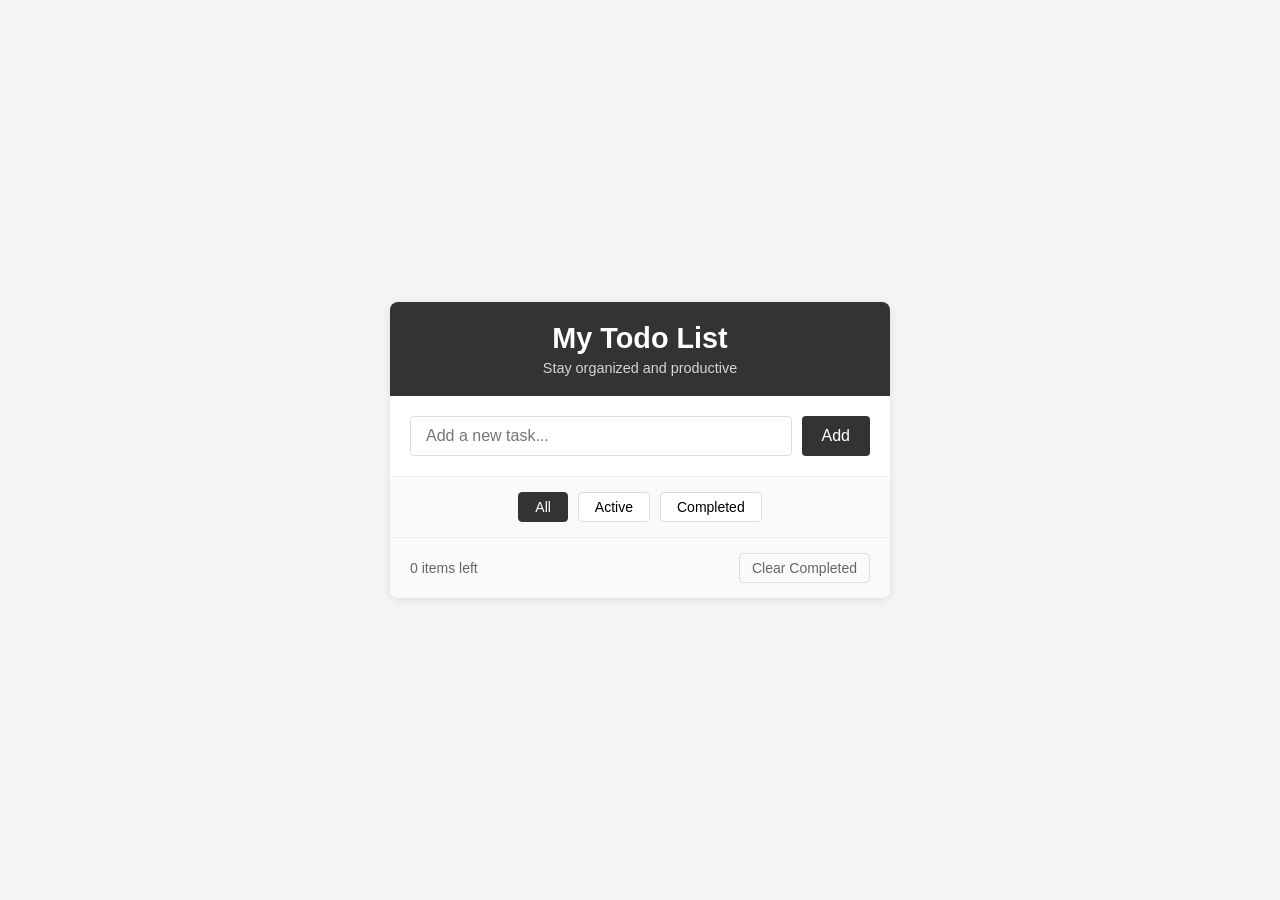
<file: To_Do_List/index.html>
<!DOCTYPE html>
<html lang="en">
<head>
    <meta charset="UTF-8">
    <meta name="viewport" content="width=device-width, initial-scale=1.0">
    <title>Todo App - Starter Template</title>
    <link rel="stylesheet" href="styles.css">
   
</head>
<body>
    <div class="container">
        <div class="todo-app">
            <header class="todo-header">
                <h1>My Todo List</h1>
                <p class="subtitle">Stay organized and productive</p>
            </header>

            <div class="todo-input-container">
                <input 
                    type="text" 
                    id="todoInput" 
                    class="todo-input" 
                    placeholder="Add a new task..."
                    autocomplete="off"
                >
                <button id="addTodoBtn" class="add-btn">Add</button>
            </div>

            <div class="filter-container">
                <button class="filter-btn active" data-filter="all">All</button>
                <button class="filter-btn" data-filter="active">Active</button>
                <button class="filter-btn" data-filter="completed">Completed</button>
            </div>

            <ul id="todoList" class="todo-list">
                <!-- Todo items will be dynamically added here -->
              
            </ul>

            <div class="todo-footer">
                <span id="itemsLeft" class="items-left"><span id="remaining-count">0</span> items left</span>
                <button id="clearCompletedBtn" class="clear-completed">Clear Completed</button>
            </div>
        </div>
    </div>

     <script src="app.js"></script>
</body>
</html>
</file>
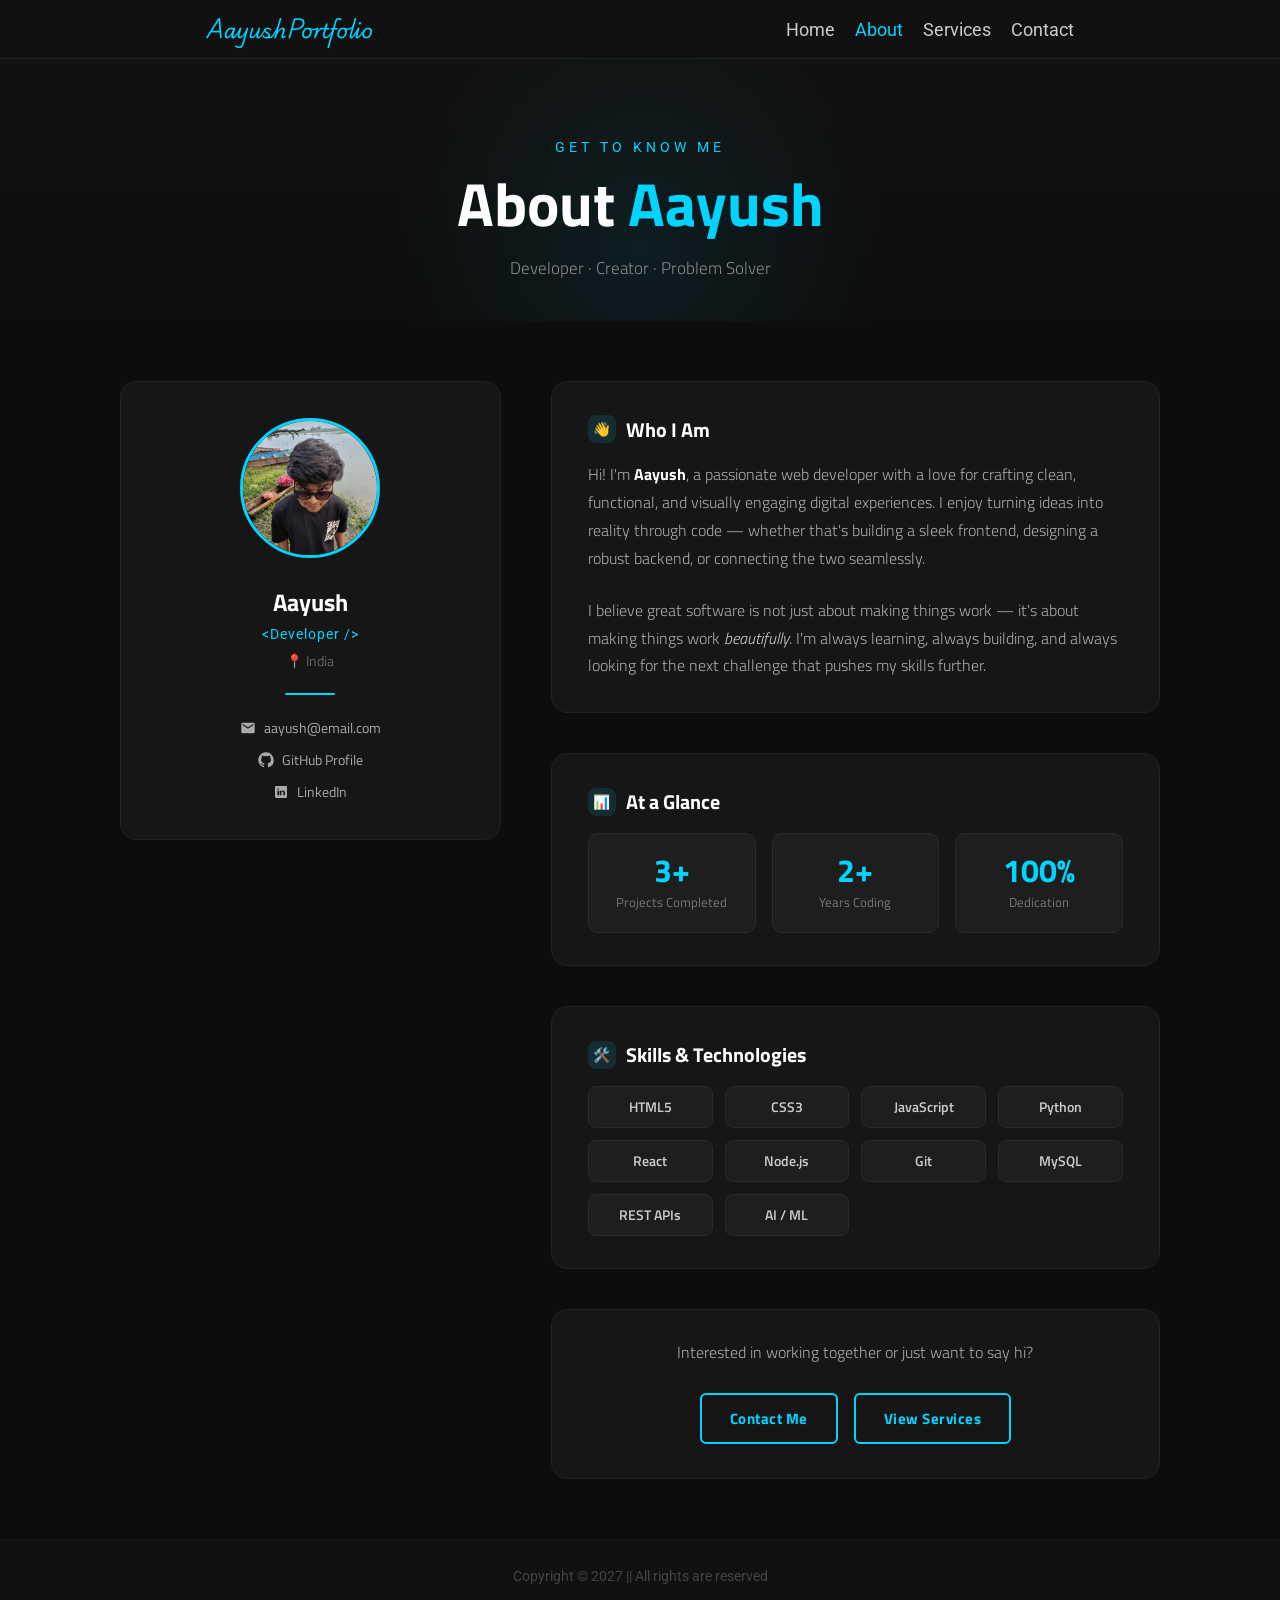
<file: about.html>
<!DOCTYPE html>
<html lang="en">

<head>
    <meta charset="UTF-8">
    <meta name="viewport" content="width=device-width, initial-scale=1.0">
    <title>About - AayushPortfolio</title>
    <link rel="stylesheet" href="style.css">
    <link rel="preconnect" href="https://fonts.googleapis.com">
    <link rel="preconnect" href="https://fonts.gstatic.com" crossorigin>
    <link href="https://fonts.googleapis.com/css2?family=Playwrite+AU+SA:wght@100..400&family=Roboto:ital,wght@0,100..900;1,100..900&family=Titillium+Web:ital,wght@0,200;0,300;0,400;0,600;0,700;0,900;1,200;1,300;1,400;1,600;1,700&display=swap" rel="stylesheet">

    <style>
        /* ── Reset & Base ── */
        * {
            margin: 0;
            padding: 0;
            box-sizing: border-box;
        }

        body {
            font-family: 'Titillium Web', sans-serif;
            background: #0d0d0d;
            color: #e8e8e8;
            min-height: 100vh;
        }

        /* ── Nav ── */
        nav {
            display: flex;
            justify-content: space-around;
            align-items: center;
            padding: 10px 0;
            background: #111;
            border-bottom: 1px solid #222;
            position: sticky;
            top: 0;
            z-index: 100;
        }

        .logo {
            font-family: 'Playwrite AU SA', cursive;
            font-size: 20px;
            font-weight: bolder;
            color: #00d4ff;
        }

        nav ul {
            display: flex;
            gap: 20px;
        }

        nav ul li {
            list-style: none;
            font-size: 18px;
            font-family: 'Roboto', sans-serif;
        }

        nav ul li a {
            text-decoration: none;
            color: #ccc;
            transition: all 0.5s;
        }

        nav ul li a:hover,
        nav ul li a.active {
            color: #00d4ff;
            text-decoration: none;
        }

        /* ── Page Hero ── */
        .about-hero {
            text-align: center;
            padding: 80px 20px 40px;
            background: linear-gradient(180deg, #111 0%, #0d0d0d 100%);
            position: relative;
            overflow: hidden;
        }

        .about-hero::before {
            content: '';
            position: absolute;
            top: -60px;
            left: 50%;
            transform: translateX(-50%);
            width: 500px;
            height: 500px;
            background: radial-gradient(circle, rgba(0, 212, 255, 0.08) 0%, transparent 70%);
            pointer-events: none;
        }

        .about-hero .page-label {
            font-family: 'Roboto', sans-serif;
            font-size: 0.85rem;
            font-weight: 400;
            letter-spacing: 4px;
            text-transform: uppercase;
            color: #00d4ff;
            margin-bottom: 14px;
            opacity: 0;
            animation: fadeUp 0.6s ease forwards 0.1s;
        }

        .about-hero h1 {
            font-family: 'Titillium Web', sans-serif;
            font-size: clamp(2.4rem, 5vw, 3.8rem);
            font-weight: 700;
            color: #fff;
            line-height: 1.15;
            opacity: 0;
            animation: fadeUp 0.6s ease forwards 0.25s;
        }

        .about-hero h1 span {
            color: #00d4ff;
        }

        .about-hero .subtitle {
            margin-top: 16px;
            font-size: 1.05rem;
            color: #888;
            font-weight: 300;
            opacity: 0;
            animation: fadeUp 0.6s ease forwards 0.4s;
        }

        /* ── Profile Card ── */
        .about-main {
            max-width: 1100px;
            margin: 60px auto;
            padding: 0 30px;
            display: grid;
            grid-template-columns: 1fr 1.6fr;
            gap: 50px;
            align-items: start;
        }

        .profile-card {
            background: #161616;
            border: 1px solid #222;
            border-radius: 16px;
            padding: 36px 28px;
            text-align: center;
            position: sticky;
            top: 100px;
            animation: fadeUp 0.7s ease forwards 0.3s;
            opacity: 0;
        }

        .profile-card img {
            width: 140px;
            height: 140px;
            border-radius: 50%;
            object-fit: cover;
            border: 3px solid #00d4ff;
            margin-bottom: 20px;
        }

        .profile-card .name {
            font-size: 1.5rem;
            font-weight: 700;
            color: #fff;
        }

        .profile-card .role {
            font-family: 'Roboto', sans-serif;
            font-size: 0.9rem;
            color: #00d4ff;
            margin-top: 6px;
            letter-spacing: 1px;
        }

        .profile-card .location {
            font-size: 0.85rem;
            color: #666;
            margin-top: 8px;
        }

        .divider {
            width: 50px;
            height: 2px;
            background: #00d4ff;
            margin: 22px auto;
            border-radius: 2px;
        }

        .contact-links {
            display: flex;
            flex-direction: column;
            gap: 10px;
        }

        .contact-link {
            display: flex;
            align-items: center;
            justify-content: center;
            gap: 8px;
            font-size: 0.9rem;
            color: #aaa;
            text-decoration: none;
            transition: color 0.2s;
        }

        .contact-link:hover {
            color: #00d4ff;
        }

        .contact-link svg {
            width: 16px;
            height: 16px;
            fill: currentColor;
            flex-shrink: 0;
        }

        /* ── About Content ── */
        .about-content {
            display: flex;
            flex-direction: column;
            gap: 40px;
            opacity: 0;
            animation: fadeUp 0.7s ease forwards 0.5s;
        }

        .section-block {
            background: #161616;
            border: 1px solid #222;
            border-radius: 16px;
            padding: 32px 36px;
        }

        .section-block h2 {
            font-size: 1.25rem;
            font-weight: 700;
            color: #fff;
            margin-bottom: 16px;
            display: flex;
            align-items: center;
            gap: 10px;
        }

        .section-block h2 .icon {
            width: 28px;
            height: 28px;
            background: rgba(0, 212, 255, 0.12);
            border-radius: 8px;
            display: flex;
            align-items: center;
            justify-content: center;
            font-size: 0.85rem;
        }

        .section-block p {
            color: #aaa;
            line-height: 1.8;
            font-size: 0.97rem;
            font-weight: 300;
        }

        /* ── Skills Grid ── */
        .skills-grid {
            display: grid;
            grid-template-columns: repeat(auto-fill, minmax(110px, 1fr));
            gap: 12px;
            margin-top: 4px;
        }

        .skill-tag {
            background: #1e1e1e;
            border: 1px solid #2a2a2a;
            border-radius: 8px;
            padding: 10px 14px;
            text-align: center;
            font-size: 0.85rem;
            color: #ccc;
            font-weight: 600;
            transition: border-color 0.2s, color 0.2s, background 0.2s;
            cursor: default;
        }

        .skill-tag:hover {
            border-color: #00d4ff;
            color: #00d4ff;
            background: rgba(0, 212, 255, 0.06);
        }

        /* ── Stat Row ── */
        .stats-row {
            display: grid;
            grid-template-columns: repeat(3, 1fr);
            gap: 16px;
            margin-top: 4px;
        }

        .stat {
            background: #1e1e1e;
            border: 1px solid #2a2a2a;
            border-radius: 10px;
            padding: 20px 16px;
            text-align: center;
        }

        .stat .number {
            font-size: 2rem;
            font-weight: 700;
            color: #00d4ff;
            line-height: 1;
        }

        .stat .label {
            font-size: 0.8rem;
            color: #777;
            margin-top: 6px;
            font-weight: 400;
        }

        /* ── CTA ── */
        .cta-block {
            text-align: center;
            padding: 28px;
        }

        .cta-block p {
            margin-bottom: 20px;
            font-size: 1rem;
            color: #aaa;
        }

        .btn {
            display: inline-block;
            padding: 12px 28px;
            border: 2px solid #00d4ff;
            border-radius: 6px;
            background: transparent;
            color: #00d4ff;
            font-family: 'Titillium Web', sans-serif;
            font-size: 0.95rem;
            font-weight: 700;
            cursor: pointer;
            text-decoration: none;
            letter-spacing: 0.5px;
            transition: background 0.25s, color 0.25s;
            margin: 6px;
        }

        .btn:hover {
            background: #00d4ff;
            color: #0d0d0d;
        }

        /* ── Footer ── */
        footer {
            text-align: center;
            padding: 28px;
            font-size: 0.85rem;
            color: #444;
            border-top: 1px solid #1a1a1a;
            margin-top: 60px;
        }

        /* ── Animations ── */
        @keyframes fadeUp {
            from { opacity: 0; transform: translateY(22px); }
            to   { opacity: 1; transform: translateY(0); }
        }

        /* ── Responsive ── */
        @media (max-width: 768px) {
            nav { padding: 14px 24px; }
            nav ul { gap: 18px; }
            .about-main { grid-template-columns: 1fr; }
            .profile-card { position: static; }
            .stats-row { grid-template-columns: repeat(2, 1fr); }
            .section-block { padding: 24px 20px; }
        }
    </style>
</head>

<body>

    <nav>
        <div class="logo">AayushPortfolio</div>
        <ul>
            <li><a href="index.html">Home</a></li>
            <li><a href="about.html" class="active">About</a></li>
            <li><a href="services.html">Services</a></li>
            <li><a href="contact.html">Contact</a></li>
        </ul>
    </nav>

    <section class="about-hero">
        <div class="page-label">Get to know me</div>
        <h1>About <span>Aayush</span></h1>
        <p class="subtitle">Developer · Creator · Problem Solver</p>
    </section>

    <div class="about-main">

        <!-- Left: Profile Card -->
        <aside class="profile-card">
            <img src="ayush.jpg.png" alt="Aayush">
            <div class="name">Aayush</div>
            <div class="role">&lt;Developer /&gt;</div>
            <div class="location">📍 India</div>
            <div class="divider"></div>
            <div class="contact-links">
                <a href="mailto:aayush@email.com" class="contact-link">
                    <svg viewBox="0 0 24 24" xmlns="http://www.w3.org/2000/svg"><path d="M20 4H4a2 2 0 0 0-2 2v12a2 2 0 0 0 2 2h16a2 2 0 0 0 2-2V6a2 2 0 0 0-2-2zm0 4-8 5-8-5V6l8 5 8-5v2z"/></svg>
                    aayush@email.com
                </a>
                <a href="https://github.com/" target="_blank" class="contact-link">
                    <svg viewBox="0 0 24 24" xmlns="http://www.w3.org/2000/svg"><path d="M12 .5C5.65.5.5 5.65.5 12c0 5.1 3.3 9.42 7.88 10.96.58.1.79-.25.79-.56v-2.01c-3.2.69-3.88-1.54-3.88-1.54-.52-1.33-1.28-1.68-1.28-1.68-1.05-.72.08-.7.08-.7 1.16.08 1.77 1.19 1.77 1.19 1.03 1.76 2.7 1.25 3.36.96.1-.75.4-1.25.73-1.54-2.56-.29-5.25-1.28-5.25-5.7 0-1.26.45-2.29 1.19-3.1-.12-.29-.52-1.47.11-3.06 0 0 .97-.31 3.18 1.19a11.1 11.1 0 0 1 2.9-.39c.98 0 1.97.13 2.9.39 2.2-1.5 3.17-1.19 3.17-1.19.63 1.59.23 2.77.11 3.06.74.81 1.19 1.84 1.19 3.1 0 4.43-2.7 5.41-5.27 5.7.41.36.78 1.07.78 2.15v3.19c0 .31.21.67.8.56A10.51 10.51 0 0 0 23.5 12C23.5 5.65 18.35.5 12 .5z"/></svg>
                    GitHub Profile
                </a>
                <a href="https://linkedin.com/" target="_blank" class="contact-link">
                    <svg viewBox="0 0 24 24" xmlns="http://www.w3.org/2000/svg"><path d="M19 3H5a2 2 0 0 0-2 2v14a2 2 0 0 0 2 2h14a2 2 0 0 0 2-2V5a2 2 0 0 0-2-2zM9 17H6.5v-7H9v7zM7.75 8.75a1.25 1.25 0 1 1 0-2.5 1.25 1.25 0 0 1 0 2.5zM18 17h-2.5v-3.5c0-.96-.02-2.2-1.34-2.2-1.34 0-1.55 1.05-1.55 2.13V17H10v-7h2.4v.96h.03c.34-.64 1.15-1.31 2.37-1.31 2.54 0 3.2 1.67 3.2 3.84V17z"/></svg>
                    LinkedIn
                </a>
            </div>
        </aside>

        <!-- Right: Content -->
        <div class="about-content">

            <!-- Who I Am -->
            <div class="section-block">
                <h2><span class="icon">👋</span> Who I Am</h2>
                <p>
                    Hi! I'm <strong style="color:#fff;">Aayush</strong>, a passionate web developer with a love for crafting clean, functional, and visually engaging digital experiences. I enjoy turning ideas into reality through code — whether that's building a sleek frontend, designing a robust backend, or connecting the two seamlessly.
                </p>
                <br>
                <p>
                    I believe great software is not just about making things work — it's about making things work <em style="color:#ccc;">beautifully</em>. I'm always learning, always building, and always looking for the next challenge that pushes my skills further.
                </p>
            </div>

            <!-- Stats -->
            <div class="section-block">
                <h2><span class="icon">📊</span> At a Glance</h2>
                <div class="stats-row">
                    <div class="stat">
                        <div class="number">3+</div>
                        <div class="label">Projects Completed</div>
                    </div>
                    <div class="stat">
                        <div class="number">2+</div>
                        <div class="label">Years Coding</div>
                    </div>
                    <div class="stat">
                        <div class="number">100%</div>
                        <div class="label">Dedication</div>
                    </div>
                </div>
            </div>

            <!-- Skills -->
            <div class="section-block">
                <h2><span class="icon">🛠️</span> Skills & Technologies</h2>
                <div class="skills-grid">
                    <div class="skill-tag">HTML5</div>
                    <div class="skill-tag">CSS3</div>
                    <div class="skill-tag">JavaScript</div>
                    <div class="skill-tag">Python</div>
                    <div class="skill-tag">React</div>
                    <div class="skill-tag">Node.js</div>
                    <div class="skill-tag">Git</div>
                    <div class="skill-tag">MySQL</div>
                    <div class="skill-tag">REST APIs</div>
                    <div class="skill-tag">AI / ML</div>
                </div>
            </div>

            <!-- CTA -->
            <div class="section-block cta-block">
                <p>Interested in working together or just want to say hi?</p>
                <a href="contact.html" class="btn">Contact Me</a>
                <a href="services.html" class="btn">View Services</a>
            </div>

        </div>
    </div>

    <footer>
        Copyright &copy; 2027 || All rights are reserved
    </footer>

</body>
</html>
</file>
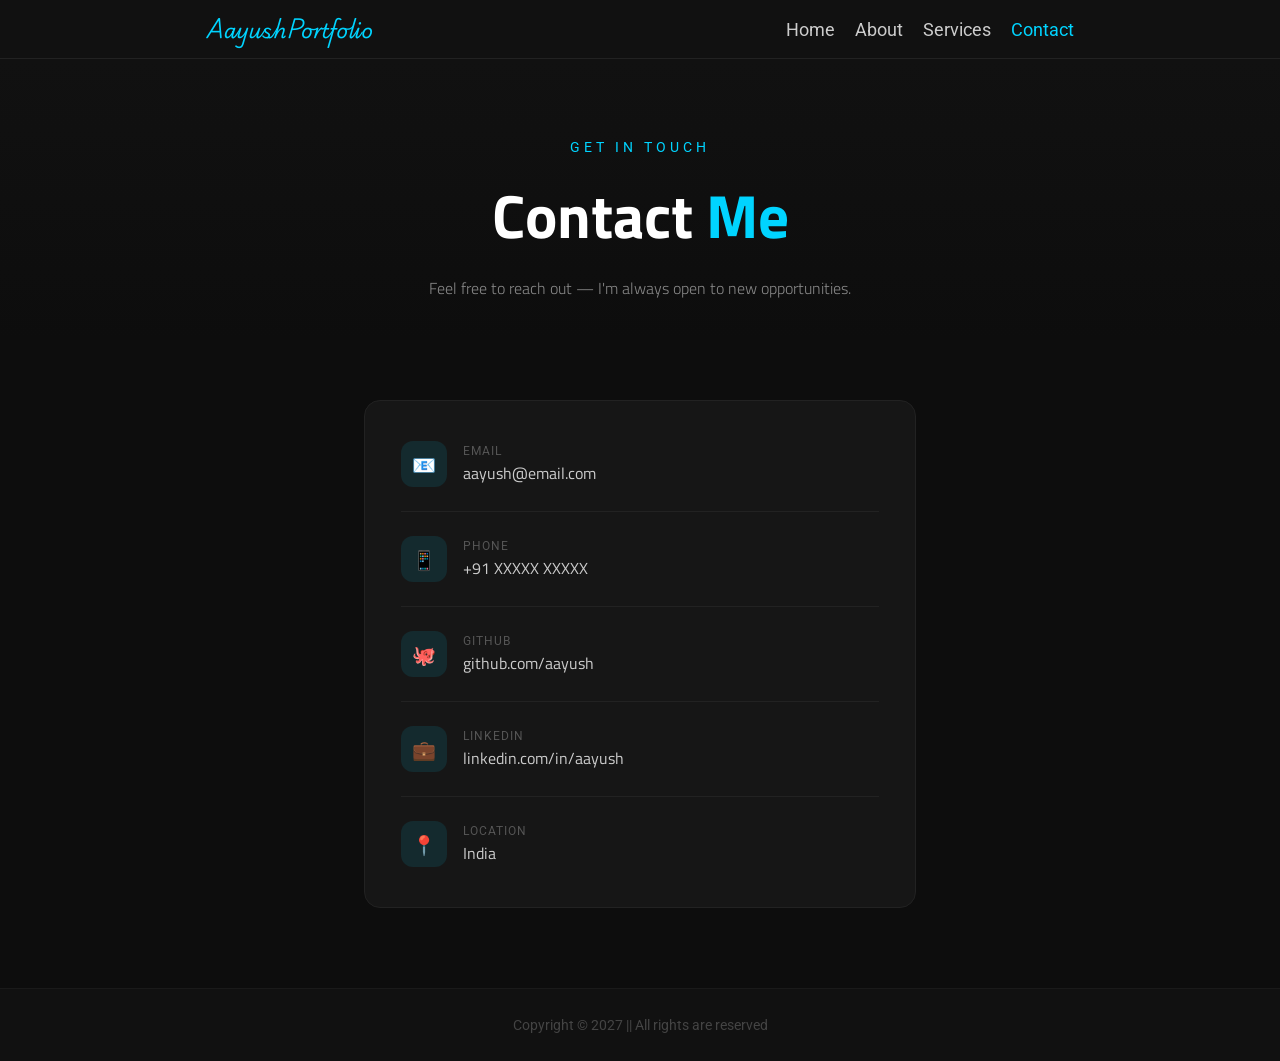
<file: contact.html>
<!DOCTYPE html>
<html lang="en">

<head>
    <meta charset="UTF-8">
    <meta name="viewport" content="width=device-width, initial-scale=1.0">
    <title>Contact - AayushPortfolio</title>
    <link rel="stylesheet" href="style.css">
    <link rel="preconnect" href="https://fonts.googleapis.com">
    <link rel="preconnect" href="https://fonts.gstatic.com" crossorigin>
    <link href="https://fonts.googleapis.com/css2?family=Playwrite+AU+SA:wght@100..400&family=Roboto:ital,wght@0,100..900;1,100..900&family=Titillium+Web:ital,wght@0,200;0,300;0,400;0,600;0,700;0,900;1,200;1,300;1,400;1,600;1,700&display=swap" rel="stylesheet">

    <style>
        * { margin: 0; padding: 0; box-sizing: border-box; }

        body {
            font-family: 'Titillium Web', sans-serif;
            background: #0d0d0d;
            color: #e8e8e8;
            min-height: 100vh;
        }

        /* ── Nav ── */
        nav {
            display: flex;
            justify-content: space-around;
            align-items: center;
            padding: 10px 0;
            background: #111;
            border-bottom: 1px solid #222;
            position: sticky;
            top: 0;
            z-index: 100;
        }

        .logo {
            font-family: 'Playwrite AU SA', cursive;
            font-size: 20px;
            font-weight: bolder;
            color: #00d4ff;
        }

        nav ul { display: flex; gap: 20px; }

        nav ul li {
            list-style: none;
            font-size: 18px;
            font-family: 'Roboto', sans-serif;
        }

        nav ul li a {
            text-decoration: none;
            color: #ccc;
            transition: all 0.5s;
        }

        nav ul li a:hover,
        nav ul li a.active { color: #00d4ff; }

        /* ── Hero ── */
        .contact-hero {
            text-align: center;
            padding: 80px 20px 40px;
            background: linear-gradient(180deg, #111 0%, #0d0d0d 100%);
        }

        .contact-hero .page-label {
            font-family: 'Roboto', sans-serif;
            font-size: 0.85rem;
            letter-spacing: 4px;
            text-transform: uppercase;
            color: #00d4ff;
            margin-bottom: 14px;
            opacity: 0;
            animation: fadeUp 0.6s ease forwards 0.1s;
        }

        .contact-hero h1 {
            font-size: clamp(2.4rem, 5vw, 3.8rem);
            font-weight: 700;
            color: #fff;
            opacity: 0;
            animation: fadeUp 0.6s ease forwards 0.25s;
        }

        .contact-hero h1 span { color: #00d4ff; }

        .contact-hero p {
            margin-top: 14px;
            color: #888;
            font-size: 1rem;
            font-weight: 300;
            opacity: 0;
            animation: fadeUp 0.6s ease forwards 0.4s;
        }

        /* ── Contact Box ── */
        .contact-wrapper {
            max-width: 600px;
            margin: 60px auto 80px;
            padding: 0 24px;
            opacity: 0;
            animation: fadeUp 0.7s ease forwards 0.5s;
        }

        .contact-card {
            background: #161616;
            border: 1px solid #222;
            border-radius: 16px;
            padding: 40px 36px;
            display: flex;
            flex-direction: column;
            gap: 24px;
        }

        .contact-item {
            display: flex;
            align-items: center;
            gap: 16px;
        }

        .contact-icon {
            width: 46px;
            height: 46px;
            background: rgba(0, 212, 255, 0.1);
            border-radius: 12px;
            display: flex;
            align-items: center;
            justify-content: center;
            font-size: 1.2rem;
            flex-shrink: 0;
        }

        .contact-item-text .label {
            font-size: 0.78rem;
            color: #555;
            font-family: 'Roboto', sans-serif;
            letter-spacing: 1px;
            text-transform: uppercase;
            margin-bottom: 3px;
        }

        .contact-item-text a,
        .contact-item-text span {
            font-size: 1rem;
            color: #ccc;
            text-decoration: none;
            font-weight: 400;
            transition: color 0.25s;
        }

        .contact-item-text a:hover { color: #00d4ff; }

        .divider {
            width: 100%;
            height: 1px;
            background: #222;
        }

        /* ── Footer ── */
        footer {
            text-align: center;
            padding: 28px;
            font-size: 0.85rem;
            color: #444;
            border-top: 1px solid #1a1a1a;
            font-family: 'Roboto', sans-serif;
        }

        @keyframes fadeUp {
            from { opacity: 0; transform: translateY(22px); }
            to   { opacity: 1; transform: translateY(0); }
        }

        @media (max-width: 768px) {
            nav { padding: 14px 24px; }
            nav ul { gap: 18px; }
            .contact-card { padding: 28px 20px; }
        }
    </style>
</head>

<body>

    <nav>
        <div class="logo">AayushPortfolio</div>
        <ul>
            <li><a href="index.html">Home</a></li>
            <li><a href="about.html">About</a></li>
            <li><a href="services.html">Services</a></li>
            <li><a href="contact.html" class="active">Contact</a></li>
        </ul>
    </nav>

    <section class="contact-hero">
        <div class="page-label">Get in touch</div>
        <h1>Contact <span>Me</span></h1>
        <p>Feel free to reach out — I'm always open to new opportunities.</p>
    </section>

    <div class="contact-wrapper">
        <div class="contact-card">

            <div class="contact-item">
                <div class="contact-icon">📧</div>
                <div class="contact-item-text">
                    <div class="label">Email</div>
                    <a href="mailto:aayush@email.com">aayush@email.com</a>
                </div>
            </div>

            <div class="divider"></div>

            <div class="contact-item">
                <div class="contact-icon">📱</div>
                <div class="contact-item-text">
                    <div class="label">Phone</div>
                    <a href="tel:+91XXXXXXXXXX">+91 XXXXX XXXXX</a>
                </div>
            </div>

            <div class="divider"></div>

            <div class="contact-item">
                <div class="contact-icon">🐙</div>
                <div class="contact-item-text">
                    <div class="label">GitHub</div>
                    <a href="https://github.com/" target="_blank">github.com/aayush</a>
                </div>
            </div>

            <div class="divider"></div>

            <div class="contact-item">
                <div class="contact-icon">💼</div>
                <div class="contact-item-text">
                    <div class="label">LinkedIn</div>
                    <a href="https://linkedin.com/" target="_blank">linkedin.com/in/aayush</a>
                </div>
            </div>

            <div class="divider"></div>

            <div class="contact-item">
                <div class="contact-icon">📍</div>
                <div class="contact-item-text">
                    <div class="label">Location</div>
                    <span>India</span>
                </div>
            </div>

        </div>
    </div>

    <footer>
        Copyright &copy; 2027 || All rights are reserved
    </footer>

</body>
</html>
</file>
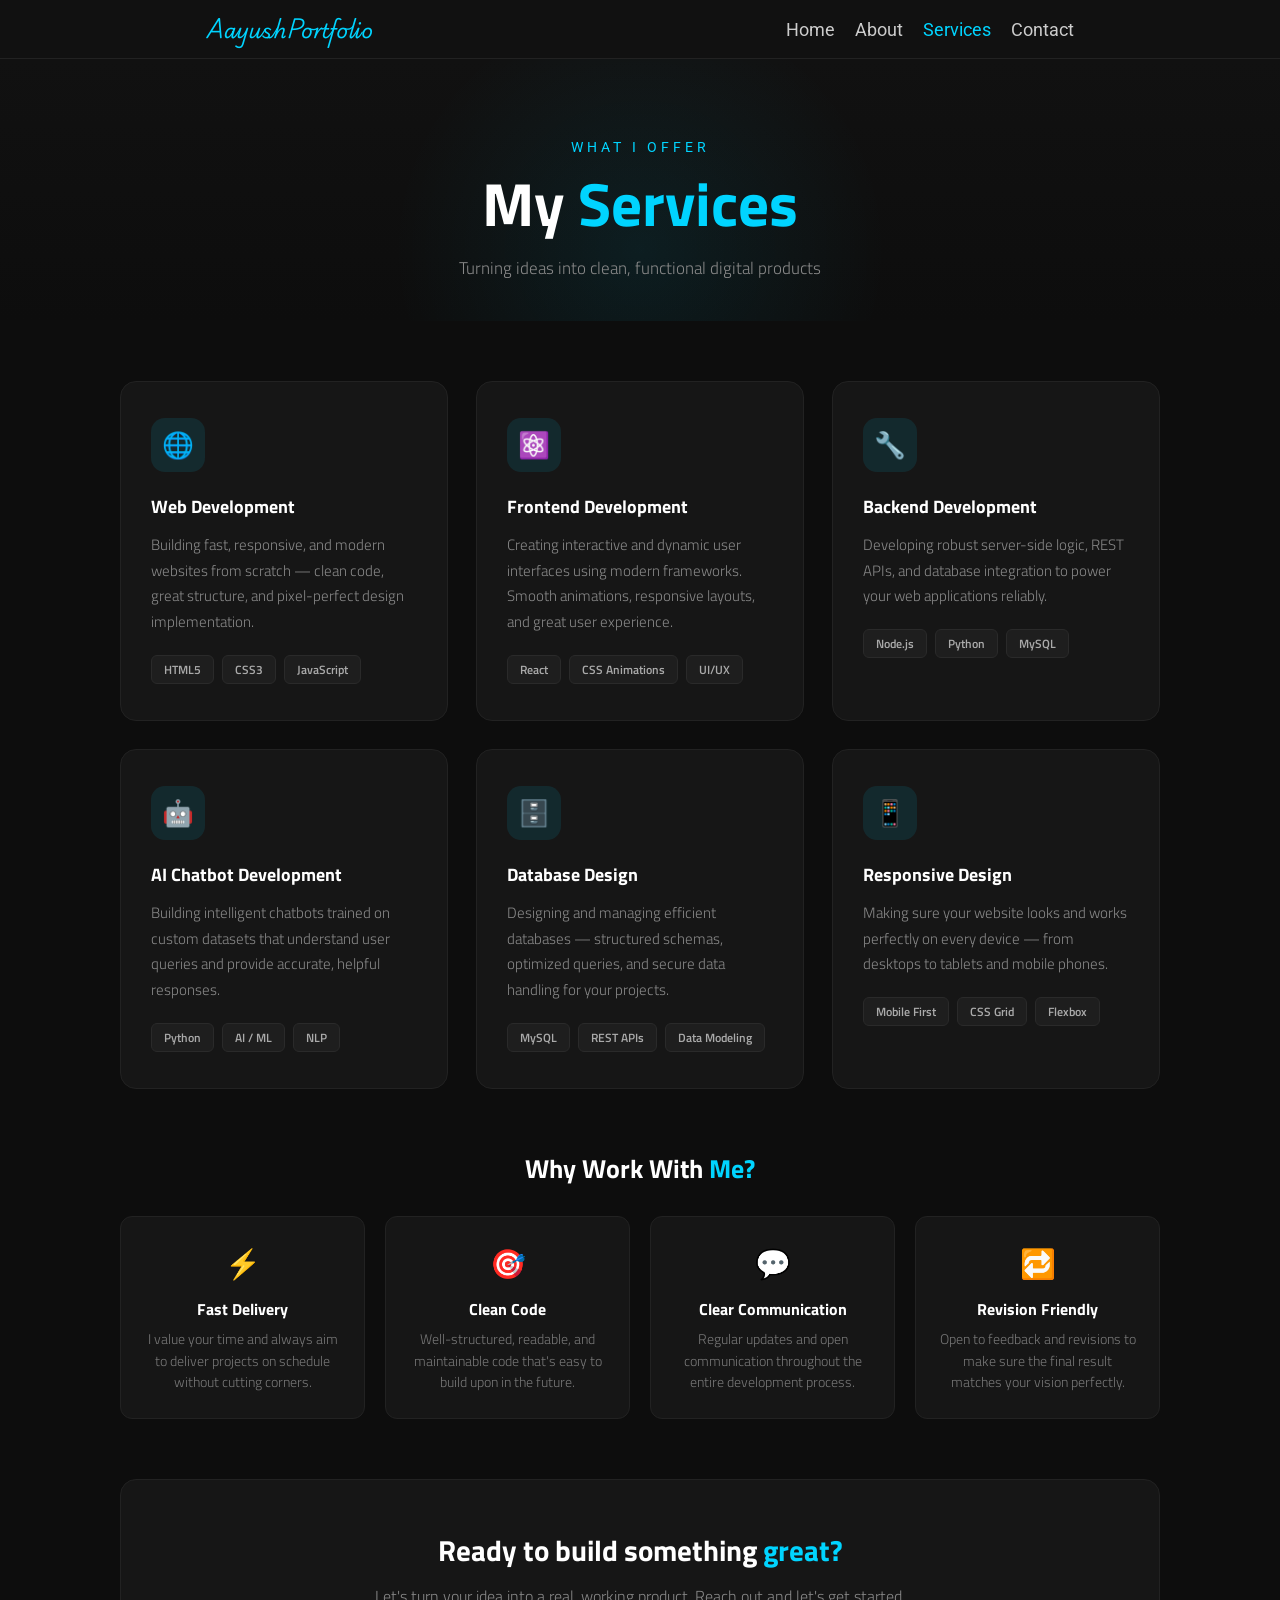
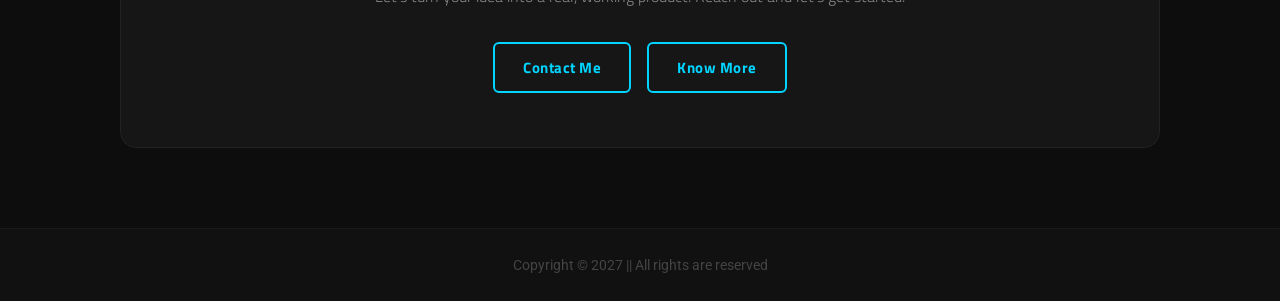
<file: services.html>
<!DOCTYPE html>
<html lang="en">

<head>
    <meta charset="UTF-8">
    <meta name="viewport" content="width=device-width, initial-scale=1.0">
    <title>Services - AayushPortfolio</title>
    <link rel="stylesheet" href="style.css">
    <link rel="preconnect" href="https://fonts.googleapis.com">
    <link rel="preconnect" href="https://fonts.gstatic.com" crossorigin>
    <link href="https://fonts.googleapis.com/css2?family=Playwrite+AU+SA:wght@100..400&family=Roboto:ital,wght@0,100..900;1,100..900&family=Titillium+Web:ital,wght@0,200;0,300;0,400;0,600;0,700;0,900;1,200;1,300;1,400;1,600;1,700&display=swap" rel="stylesheet">

    <style>
        /* ── Reset & Base ── */
        * { margin: 0; padding: 0; box-sizing: border-box; }

        body {
            font-family: 'Titillium Web', sans-serif;
            background: #0d0d0d;
            color: #e8e8e8;
            min-height: 100vh;
        }

        /* ── Nav ── */
        nav {
            display: flex;
            justify-content: space-around;
            align-items: center;
            padding: 10px 0;
            background: #111;
            border-bottom: 1px solid #222;
            position: sticky;
            top: 0;
            z-index: 100;
        }

        .logo {
            font-family: 'Playwrite AU SA', cursive;
            font-size: 20px;
            font-weight: bolder;
            color: #00d4ff;
        }

        nav ul {
            display: flex;
            gap: 20px;
        }

        nav ul li {
            list-style: none;
            font-size: 18px;
            font-family: 'Roboto', sans-serif;
        }

        nav ul li a {
            text-decoration: none;
            color: #ccc;
            transition: all 0.5s;
        }

        nav ul li a:hover,
        nav ul li a.active {
            color: #00d4ff;
            text-decoration: none;
        }

        /* ── Page Hero ── */
        .services-hero {
            text-align: center;
            padding: 80px 20px 40px;
            background: linear-gradient(180deg, #111 0%, #0d0d0d 100%);
            position: relative;
            overflow: hidden;
        }

        .services-hero::before {
            content: '';
            position: absolute;
            top: -60px;
            left: 50%;
            transform: translateX(-50%);
            width: 500px;
            height: 500px;
            background: radial-gradient(circle, rgba(0, 212, 255, 0.08) 0%, transparent 70%);
            pointer-events: none;
        }

        .services-hero .page-label {
            font-family: 'Roboto', sans-serif;
            font-size: 0.85rem;
            font-weight: 400;
            letter-spacing: 4px;
            text-transform: uppercase;
            color: #00d4ff;
            margin-bottom: 14px;
            opacity: 0;
            animation: fadeUp 0.6s ease forwards 0.1s;
        }

        .services-hero h1 {
            font-family: 'Titillium Web', sans-serif;
            font-size: clamp(2.4rem, 5vw, 3.8rem);
            font-weight: 700;
            color: #fff;
            line-height: 1.15;
            opacity: 0;
            animation: fadeUp 0.6s ease forwards 0.25s;
        }

        .services-hero h1 span { color: #00d4ff; }

        .services-hero .subtitle {
            margin-top: 16px;
            font-size: 1.05rem;
            color: #888;
            font-weight: 300;
            opacity: 0;
            animation: fadeUp 0.6s ease forwards 0.4s;
        }

        /* ── Services Grid ── */
        .services-section {
            max-width: 1100px;
            margin: 60px auto;
            padding: 0 30px;
        }

        .services-grid {
            display: grid;
            grid-template-columns: repeat(auto-fill, minmax(310px, 1fr));
            gap: 28px;
            opacity: 0;
            animation: fadeUp 0.7s ease forwards 0.5s;
        }

        .service-card {
            background: #161616;
            border: 1px solid #222;
            border-radius: 16px;
            padding: 36px 30px;
            transition: border-color 0.3s, transform 0.3s;
            position: relative;
            overflow: hidden;
        }

        .service-card::before {
            content: '';
            position: absolute;
            top: 0;
            left: 0;
            right: 0;
            height: 3px;
            background: linear-gradient(to right, #00d4ff, transparent);
            opacity: 0;
            transition: opacity 0.3s;
        }

        .service-card:hover {
            border-color: #00d4ff44;
            transform: translateY(-6px);
        }

        .service-card:hover::before {
            opacity: 1;
        }

        .service-icon {
            width: 54px;
            height: 54px;
            background: rgba(0, 212, 255, 0.1);
            border-radius: 14px;
            display: flex;
            align-items: center;
            justify-content: center;
            font-size: 1.6rem;
            margin-bottom: 20px;
        }

        .service-card h3 {
            font-size: 1.15rem;
            font-weight: 700;
            color: #fff;
            margin-bottom: 12px;
        }

        .service-card p {
            font-size: 0.92rem;
            color: #888;
            line-height: 1.75;
            font-weight: 300;
        }

        .service-tags {
            display: flex;
            flex-wrap: wrap;
            gap: 8px;
            margin-top: 20px;
        }

        .tag {
            background: #1e1e1e;
            border: 1px solid #2a2a2a;
            border-radius: 6px;
            padding: 4px 12px;
            font-size: 0.78rem;
            color: #aaa;
            font-weight: 600;
        }

        /* ── Why Me Section ── */
        .why-section {
            max-width: 1100px;
            margin: 0 auto 60px;
            padding: 0 30px;
            opacity: 0;
            animation: fadeUp 0.7s ease forwards 0.7s;
        }

        .why-section h2 {
            font-size: 1.6rem;
            font-weight: 700;
            color: #fff;
            margin-bottom: 28px;
            text-align: center;
        }

        .why-section h2 span { color: #00d4ff; }

        .why-grid {
            display: grid;
            grid-template-columns: repeat(auto-fill, minmax(220px, 1fr));
            gap: 20px;
        }

        .why-card {
            background: #161616;
            border: 1px solid #222;
            border-radius: 12px;
            padding: 24px 22px;
            text-align: center;
        }

        .why-card .w-icon {
            font-size: 1.8rem;
            margin-bottom: 12px;
        }

        .why-card h4 {
            font-size: 1rem;
            font-weight: 700;
            color: #fff;
            margin-bottom: 8px;
        }

        .why-card p {
            font-size: 0.85rem;
            color: #777;
            line-height: 1.6;
            font-weight: 300;
        }

        /* ── CTA Banner ── */
        .cta-banner {
            max-width: 1100px;
            margin: 0 auto 80px;
            padding: 0 30px;
            opacity: 0;
            animation: fadeUp 0.7s ease forwards 0.9s;
        }

        .cta-inner {
            background: #161616;
            border: 1px solid #222;
            border-radius: 16px;
            padding: 48px 36px;
            text-align: center;
        }

        .cta-inner h2 {
            font-size: 1.8rem;
            font-weight: 700;
            color: #fff;
            margin-bottom: 12px;
        }

        .cta-inner h2 span { color: #00d4ff; }

        .cta-inner p {
            color: #888;
            font-size: 1rem;
            font-weight: 300;
            margin-bottom: 28px;
        }

        .btn {
            display: inline-block;
            padding: 12px 28px;
            border: 2px solid #00d4ff;
            border-radius: 6px;
            background: transparent;
            color: #00d4ff;
            font-family: 'Titillium Web', sans-serif;
            font-size: 0.95rem;
            font-weight: 700;
            cursor: pointer;
            text-decoration: none;
            letter-spacing: 0.5px;
            transition: background 0.25s, color 0.25s;
            margin: 6px;
        }

        .btn:hover {
            background: #00d4ff;
            color: #0d0d0d;
        }

        /* ── Footer ── */
        footer {
            text-align: center;
            padding: 28px;
            font-size: 0.85rem;
            color: #444;
            border-top: 1px solid #1a1a1a;
        }

        /* ── Animations ── */
        @keyframes fadeUp {
            from { opacity: 0; transform: translateY(22px); }
            to   { opacity: 1; transform: translateY(0); }
        }

        /* ── Responsive ── */
        @media (max-width: 768px) {
            nav { padding: 14px 24px; }
            nav ul { gap: 18px; }
            .services-grid { grid-template-columns: 1fr; }
            .why-grid { grid-template-columns: repeat(2, 1fr); }
            .cta-inner { padding: 36px 20px; }
        }

        @media (max-width: 480px) {
            .why-grid { grid-template-columns: 1fr; }
        }
    </style>
</head>

<body>

    <!-- ── Navigation ── -->
    <nav>
        <div class="logo">AayushPortfolio</div>
        <ul>
            <li><a href="index.html">Home</a></li>
            <li><a href="about.html">About</a></li>
            <li><a href="services.html" class="active">Services</a></li>
            <li><a href="contact.html">Contact</a></li>
        </ul>
    </nav>

    <!-- ── Hero ── -->
    <section class="services-hero">
        <div class="page-label">What I offer</div>
        <h1>My <span>Services</span></h1>
        <p class="subtitle">Turning ideas into clean, functional digital products</p>
    </section>

    <!-- ── Services Grid ── -->
    <div class="services-section">
        <div class="services-grid">

            <div class="service-card">
                <div class="service-icon">🌐</div>
                <h3>Web Development</h3>
                <p>Building fast, responsive, and modern websites from scratch — clean code, great structure, and pixel-perfect design implementation.</p>
                <div class="service-tags">
                    <span class="tag">HTML5</span>
                    <span class="tag">CSS3</span>
                    <span class="tag">JavaScript</span>
                </div>
            </div>

            <div class="service-card">
                <div class="service-icon">⚛️</div>
                <h3>Frontend Development</h3>
                <p>Creating interactive and dynamic user interfaces using modern frameworks. Smooth animations, responsive layouts, and great user experience.</p>
                <div class="service-tags">
                    <span class="tag">React</span>
                    <span class="tag">CSS Animations</span>
                    <span class="tag">UI/UX</span>
                </div>
            </div>

            <div class="service-card">
                <div class="service-icon">🔧</div>
                <h3>Backend Development</h3>
                <p>Developing robust server-side logic, REST APIs, and database integration to power your web applications reliably.</p>
                <div class="service-tags">
                    <span class="tag">Node.js</span>
                    <span class="tag">Python</span>
                    <span class="tag">MySQL</span>
                </div>
            </div>

            <div class="service-card">
                <div class="service-icon">🤖</div>
                <h3>AI Chatbot Development</h3>
                <p>Building intelligent chatbots trained on custom datasets that understand user queries and provide accurate, helpful responses.</p>
                <div class="service-tags">
                    <span class="tag">Python</span>
                    <span class="tag">AI / ML</span>
                    <span class="tag">NLP</span>
                </div>
            </div>

            <div class="service-card">
                <div class="service-icon">🗄️</div>
                <h3>Database Design</h3>
                <p>Designing and managing efficient databases — structured schemas, optimized queries, and secure data handling for your projects.</p>
                <div class="service-tags">
                    <span class="tag">MySQL</span>
                    <span class="tag">REST APIs</span>
                    <span class="tag">Data Modeling</span>
                </div>
            </div>

            <div class="service-card">
                <div class="service-icon">📱</div>
                <h3>Responsive Design</h3>
                <p>Making sure your website looks and works perfectly on every device — from desktops to tablets and mobile phones.</p>
                <div class="service-tags">
                    <span class="tag">Mobile First</span>
                    <span class="tag">CSS Grid</span>
                    <span class="tag">Flexbox</span>
                </div>
            </div>

        </div>
    </div>

    <!-- ── Why Me ── -->
    <div class="why-section">
        <h2>Why Work With <span>Me?</span></h2>
        <div class="why-grid">
            <div class="why-card">
                <div class="w-icon">⚡</div>
                <h4>Fast Delivery</h4>
                <p>I value your time and always aim to deliver projects on schedule without cutting corners.</p>
            </div>
            <div class="why-card">
                <div class="w-icon">🎯</div>
                <h4>Clean Code</h4>
                <p>Well-structured, readable, and maintainable code that's easy to build upon in the future.</p>
            </div>
            <div class="why-card">
                <div class="w-icon">💬</div>
                <h4>Clear Communication</h4>
                <p>Regular updates and open communication throughout the entire development process.</p>
            </div>
            <div class="why-card">
                <div class="w-icon">🔁</div>
                <h4>Revision Friendly</h4>
                <p>Open to feedback and revisions to make sure the final result matches your vision perfectly.</p>
            </div>
        </div>
    </div>

    <!-- ── CTA ── -->
    <div class="cta-banner">
        <div class="cta-inner">
            <h2>Ready to build something <span>great?</span></h2>
            <p>Let's turn your idea into a real, working product. Reach out and let's get started.</p>
            <a href="contact.html" class="btn">Contact Me</a>
            <a href="about.html" class="btn">Know More</a>
        </div>
    </div>

    <footer>
        Copyright &copy; 2027 || All rights are reserved
    </footer>

</body>
</html>
</file>
<file: To_Do_List/styles.css>
* {
    margin: 0;
    padding: 0;
    box-sizing: border-box;
}

body {
    font-family: -apple-system, BlinkMacSystemFont, 'Segoe UI', Roboto, Oxygen, Ubuntu, Cantarell, sans-serif;
    background: #f5f5f5;
    min-height: 100vh;
    display: flex;
    align-items: center;
    justify-content: center;
    padding: 20px;
}

.container {
    width: 100%;
    max-width: 500px;
}

.todo-app {
    background: white;
    border-radius: 8px;
    box-shadow: 0 2px 10px rgba(0, 0, 0, 0.1);
    overflow: hidden;
}

.todo-header {
    background: #333;
    color: white;
    padding: 20px;
    text-align: center;
}

.todo-header h1 {
    font-size: 1.8rem;
    font-weight: 600;
    margin-bottom: 5px;
}

.subtitle {
    font-size: 0.9rem;
    opacity: 0.8;
}

.todo-input-container {
    display: flex;
    gap: 10px;
    padding: 20px;
    border-bottom: 1px solid #eee;
}

.todo-input {
    flex: 1;
    padding: 10px 15px;
    font-size: 16px;
    border: 1px solid #ddd;
    border-radius: 4px;
    outline: none;
}

.todo-input:focus {
    border-color: #333;
}

.add-btn {
    padding: 10px 20px;
    background: #333;
    color: white;
    border: none;
    border-radius: 4px;
    font-size: 16px;
    cursor: pointer;
}

.add-btn:hover {
    background: #555;
}

.filter-container {
    display: flex;
    justify-content: center;
    gap: 10px;
    padding: 15px;
    background: #fafafa;
}

.filter-btn {
    padding: 6px 16px;
    border: 1px solid #ddd;
    background: white;
    border-radius: 4px;
    font-size: 14px;
    cursor: pointer;
}

.filter-btn:hover {
    background: #f5f5f5;
}

.filter-btn.active {
    background: #333;
    color: white;
    border-color: #333;
}

.todo-list {
    list-style: none;
    max-height: 400px;
    overflow-y: auto;
}

.todo-item {
    display: flex;
    align-items: center;
    padding: 15px 20px;
    border-bottom: 1px solid #eee;
}

.todo-item:hover {
    background-color: #fafafa;
}

.todo-item.completed {
    opacity: 0.6;
}

.todo-checkbox {
    width: 18px;
    height: 18px;
    margin-right: 12px;
    cursor: pointer;
}

.todo-text {
    flex: 1;
    font-size: 16px;
    color: #333;
}

.todo-item.completed .todo-text {
    text-decoration: line-through;
    color: #999;
}

.delete-btn {
    width: 28px;
    height: 28px;
    background: transparent;
    color: #999;
    border: none;
    border-radius: 4px;
    font-size: 24px;
    line-height: 1;
    cursor: pointer;
    opacity: 0;
    display: flex;
    align-items: center;
    justify-content: center;
}

.todo-item:hover .delete-btn {
    opacity: 1;
}

.delete-btn:hover {
    background: #f5f5f5;
    color: #333;
}

.todo-footer {
    display: flex;
    justify-content: space-between;
    align-items: center;
    padding: 15px 20px;
    background: #fafafa;
    border-top: 1px solid #eee;
}

.items-left {
    color: #666;
    font-size: 14px;
}

.clear-completed {
    padding: 6px 12px;
    background: transparent;
    color: #666;
    border: 1px solid #ddd;
    border-radius: 4px;
    font-size: 14px;
    cursor: pointer;
}

.clear-completed:hover {
    background: #f5f5f5;
}

/* Scrollbar styling */
.todo-list::-webkit-scrollbar {
    width: 6px;
}

.todo-list::-webkit-scrollbar-track {
    background: #f1f1f1;
}

.todo-list::-webkit-scrollbar-thumb {
    background: #ccc;
    border-radius: 3px;
}

.todo-list::-webkit-scrollbar-thumb:hover {
    background: #999;
}

/* Responsive design */
@media (max-width: 600px) {
    .todo-header h1 {
        font-size: 2rem;
    }
    
    .todo-input-container {
        flex-direction: column;
    }
    
    .add-btn {
        width: 100%;
        justify-content: center;
    }
    
    .filter-container {
        flex-wrap: wrap;
    }
    
    .todo-item {
        padding: 15px 20px;
    }
}
</file>
<file: style.css>
* {
    margin: 0;
    padding: 0;
}

body {
    background: #0d0d0d;
    color: #e8e8e8;
}

nav {
    display: flex;
    justify-content: space-around;
    background: #111;
    border-bottom: 1px solid #222;
    color: #ccc;
    padding: 10px 0;
    position: sticky;
    top: 0;
    z-index: 100;
}

.logo {
    font-size: 20px;
    font-weight: bolder;
    font-family: "Playwrite AU SA", cursive;
    color: #00d4ff;
}

nav ul {
    display: flex;
    gap: 20px;
}

nav ul li {
    list-style: none;
    font-size: 18px;
    font-family: "Roboto", sans-serif;
}
nav ul li a{
 color: #ccc;
 text-decoration: none;
}
nav ul li a:hover{
 color: #00d4ff;
 text-decoration: none;
 transition: all 0.5s;
}


.hero {
    background: linear-gradient(180deg, #111 0%, #0d0d0d 100%);
    /* height: 65vh; */
    padding: 65px;
    display: flex;
    justify-content: center;
    gap: 130px;
    align-items: center;
}

.hero-left {
    display: flex;
    flex-direction: column;
    gap: 10px;
}

.hero-left .one {
    font-size: 50px;
    color: #ffffff;
    font-weight: bolder;
}

.hero-left .two {
    font-size: 40px;
    color: #e8e8e8;
}

.bold {
    font-weight: bold;
}

.hero-right img {
    border-radius: 25px;
}

.btncontainer {
    padding: 9px 0;
}

.btn {
    background: transparent;
    color: #00d4ff;
    padding: 10px 24px;
    border: 2px solid #00d4ff;
    border-radius: 9px;
    cursor: pointer;
    margin: 0 2px;
    font-weight: bolder;
    font-family: 'Titillium Web', sans-serif;
    transition: all 0.25s;
}

.btn a{
    color: #00d4ff;
    text-decoration: none;
}

.btn a:hover{
    color: #0d0d0d;
    text-decoration: none;
    transition: all 0.25s;
}
.btn:hover {
    background: #00d4ff;
    color: #0d0d0d;
}

.project {
    display: flex;
    align-items: center;
    background: #161616;
    border: 1px solid #222;
    border-radius: 16px;
    padding: 22px 100px;
    font-family: "Roboto", sans-serif;

}

.project-image img {
    width: 29vw;
    margin: 14px;

    border-radius: 224px;

}

.project-info {
    display: flex;
    flex-direction: column;
    color: #aaa;
    padding: 42px;
}

.project-info .text {
    padding: 12px 0;
    font-size: 20px;
    font-weight: bold;
}

.project-info p {
    padding: 12px 0;
}

.row-reverse {
    flex-direction: row-reverse;
    justify-content: left;

}

footer {
    background: #111;
    border-top: 1px solid #1a1a1a;
    color: #444;
    text-align: center;
    padding: 20px;
    font-family: "Roboto", sans-serif;
}

@media screen and (max-width:850px) {
    nav {
        align-items: center;
        flex-direction: column;
        gap: 10px;
    }
    .hero{
        flex-direction: column-reverse;
        gap: 12px;
    }
    .hero-left{
        align-items: center;
         text-align: center;
    }
    .project{
        padding: 1px;
    }
   
}

@media screen and (max-width:500px) {
    .hero-left .one{
        text-align: center;
        font-size: 40px;
    }
     .hero-left .two{
        text-align: center;
        font-size: 30px;
    }
    .project{
        flex-direction: column;
    }
    .project-image img{
        width: 60vw;
        margin: 15px 35px;
    }
    .project-info{
        padding: 5px 30px;
        text-align: center;
    }
}
</file>
